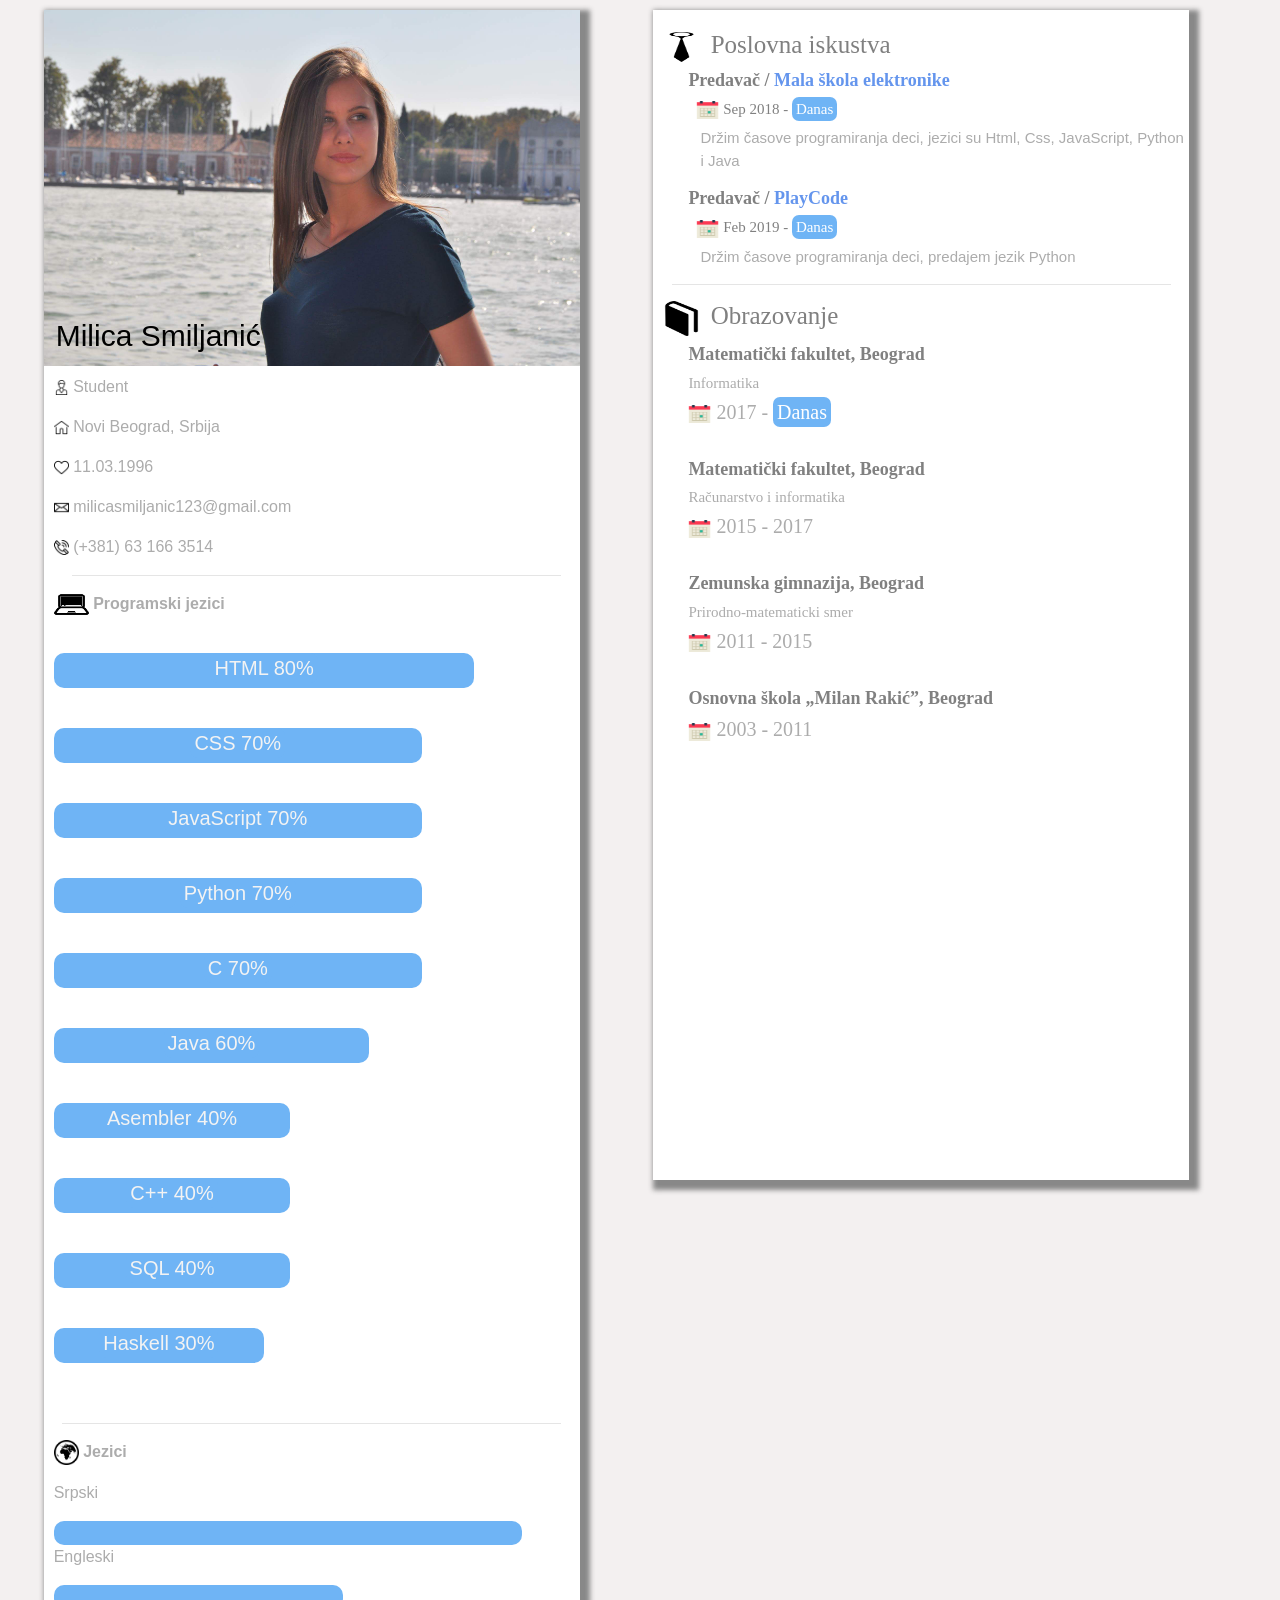
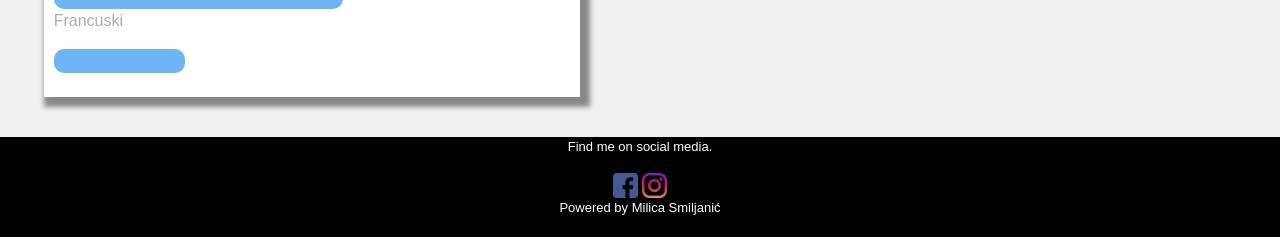
<file: index.html>
<!DOCTYPE html>
<html>

<head>
    <title> Moj CV </title>
    <meta charset="utf-8">
    <meta name="viewport" content="width=device-width, initial-scale=1">
    <link rel="stylesheet" href="https://stackpath.bootstrapcdn.com/bootstrap/4.3.1/css/bootstrap.min.css"
        integrity="sha384-ggOyR0iXCbMQv3Xipma34MD+dH/1fQ784/j6cY/iJTQUOhcWr7x9JvoRxT2MZw1T" crossorigin="anonymous">

    <link rel="stylesheet" href="izgled.css">

</head>

<body>
    <div class="row" id="glavni_div">
        <div class="row" id="leva_i_desna_strana">
            <!--leva strana-->
            <div class="column" id="leva_strana">

                <!--slika sa imenom-->
                <div id="slika_sa_imenom" class="">
                    <div class="container">
                        <img src="slika.jpeg" id="moja_slika" alt="Snow" style="width:100%;">
                        <div class="bottom-left">Milica Smiljanić</div>
                    </div>
                </div>
                <div class="" id="osnovne_informacije">
                    <p class="zanimanje"><img src="user.png" width="15px" height="15px;">   Student</p>
                    <p class="mesto"><img src="home.png" width="15px" height="15px;">   Novi Beograd, Srbija</p>
                    <p class="datum_rodjenja"><img src="heart.png" width="15px" height="15px;">   11.03.1996</p>
                    <p class="email"><img src="email.png" width="15px" height="15px;">   milicasmiljanic123@gmail.com</p>
                    <p class="broj_telefona"> <img src="call.png" width="15px" height="15px;">   (+381) 63 166 3514</p>
                    <hr style="color:hsla(33, 33%, 95%, 0.281); width:93%;">
                </div>

                <!--Programski jezici-->
                <div class="" id="programski_jezici">
                    <p class="programski_jezici"><img src="laptop.png" width="35px" height="25px;"><b> Programski
                            jezici</b></p>

                    <div class="p_jezik">
                        <div class="p_procenat" style="width:80%"> <span class="jezik_crno">HTML   80%</span></div>
                    </div>

                  
                    <div class="p_jezik">
                        <div class="p_procenat" style="width:70%">  <span class="jezik_crno">CSS   70%</span></div>
                    </div>

                   
                    <div class="p_jezik">
                        <div class="p_procenat" style="width:70%"><span class="jezik_crno">JavaScript  70%</span></div>
                    </div>

                    
                    <div class="p_jezik">
                        <div class="p_procenat" style="width:70%"><span class="jezik_crno">Python   70%</span></div>
                    </div>

                    
                    <div class="p_jezik">
                        <div class="p_procenat" style="width:70%"><span class="jezik_crno">C 70%</span></div>
                    </div>

                
                    <div class="p_jezik">
                        <div class="p_procenat" style="width:60%"><span class="jezik_crno">Java   60%</span></div>
                    </div>

                    
                    <div class="p_jezik">
                        <div class="p_procenat" style="width:45%"><span class="jezik_crno">Asembler   40%</span></div>
                    </div>

                    
                    <div class="p_jezik">
                        <div class="p_procenat" style="width:45%"><span class="jezik_crno">C++   40%</span></div>
                    </div>

                   
                    <div class="p_jezik">
                        <div class="p_procenat" style="width:45%"><span class="jezik_crno">SQL   40%</span></div>
                    </div>

                    <div class="p_jezik">
                        <div class="p_procenat" style="width:40%"><span class="jezik_crno">Haskell   30%</span></div>
                    </div>
                </div>

                <br>
                <!-- <hr style="color:grey"> -->
                <hr style="color:hsla(33, 33%, 95%, 0.281); width:93%;">

                <!--Jezici-->
                <div class="clearfix" id="jezici">
                    <p class="jezici"><img src="globe.png" width="25px" height="25px;"><b> Jezici</b></p>
                    <p>Srpski</p>
                    <div class="j_jezik">
                        <div class="j_procenat" style="height:24px;width:89%"></div>
                    </div>

                    <p>Engleski</p>
                    <div class="j_jezik">
                        <div class="j_procenat" style="height:24px;width:55%"></div>
                    </div>

                    <p>Francuski</p>
                    <div class="j_jezik">
                        <div class="j_procenat" style="height:24px;width:25%"></div>
                    </div>
                </div>
                <br>

                <!--zatvaranje leve strane-->
            </div>




            <!--desna strana-->
            <div class="column" id="desna_strana">

                <div class="" id="poslovna_iskustva">
                    <h2 class="naslov_desno"> <img src="tie.png" width="45px" height="30px;"> Poslovna iskustva</h2>

                    <div class="posao">
                        <h5 class="naslov_posla"><b>Predavač / <a href="http://www.malaskolaelektronike.com/"
                                    style="text-decoration: none; color:cornflowerblue"> Mala škola elektronike </a></b>
                        </h5>
                        <h5 class="vreme_rada"> <img src="calendar.png" width="23px" height="18px;"> Sep 2018 - <span>
                                Danas </span></span></h5>
                        <p class="opis_posla">Držim časove programiranja deci, jezici su Html, Css, JavaScript, Python i Java
                        </p>

                    </div>

                    <div class="posao">
                        <h5 class="naslov_posla"><b>Predavač / <a href="http://playcode.rs/"
                                    style="text-decoration: none; color:cornflowerblue"> PlayCode</a></b></h5>
                        <h5 class="vreme_rada"> <img src="calendar.png" width="23px" height="18px;"> Feb 2019 - <span>
                                Danas </span></span></h5>
                        <p class="opis_posla">Držim časove programiranja deci, predajem jezik Python </p>

                    </div>

                    <hr style="color:hsla(33, 33%, 95%, 0.281); width:93%;">
                    <!--zatvaranje posla-->
                </div>

                <!--obrazovanje-->
                <div class="" id="obrazovanje">
                    <h2 class="naslov_desno"> <img src="book.png" width="45px" height="35px;"> Obrazovanje</h2>
                    <div class="obrazovanje1">
                        <h5 class="fakultet"><b>Matematički fakultet, Beograd</b></h5>
                        <h5 class="smer">Informatika</h5>
                        <h5> <img src="calendar.png" width="23px" height="18px;"> 2017 - <span>Danas</span></h5>
                        <br>
                    </div>

                    <div class="obrazovanje1">
                        <h5 class="fakultet"><b>Matematički fakultet, Beograd</b></h5>
                        <h5 class="smer">Računarstvo i informatika</h5>
                        <h5><img src="calendar.png" width="23px" height="18px;"> 2015 - 2017</h5>
                        <br>
                    </div>

                    <div class="obrazovanje1">
                        <h5 class="fakultet"><b>Zemunska gimnazija, Beograd</b></h5>
                        <h5 class="smer">Prirodno-matematicki smer</h5>
                        <h5> <img src="calendar.png" width="23px" height="18px;"> 2011 - 2015 </h5>
                        <br>
                    </div>

                    <div class="obrazovanje1">
                        <h5 class="fakultet"><b> Osnovna škola „Milan Rakić”, Beograd </b></h5>
                        <h5> <img src="calendar.png" width="23px" height="18px;"> 2003 - 2011 </h5>
                        <br>
                    </div>
                    <!--zatvaranje obrazovanja-->
                </div>

                <!-- zatvaranje desne strane-->
            </div>
            <!--zatvaranje leve i desne strane-->
        </div>

        <div class="" id="footer">
            <p>Find me on social media.</p>

            <a href="https://www.facebook.com/milica.smiljanic.98">
                <img src="facebook.png" width="25px" height="25px;"> </a>
            <a href="https://www.instagram.com/micacica96/">
                <img src="instagram.png" width="25px" height="25px;"> </a>

            <br>
            <p>Powered by Milica Smiljanić</p>
        </div>

        <!--zavrsava se glavni div-->
    </div>




    <script src="https://ajax.googleapis.com/ajax/libs/jquery/3.3.1/jquery.min.js"></script>
    <script src="https://cdnjs.cloudflare.com/ajax/libs/popper.js/1.14.7/umd/popper.min.js"></script>
    <script src="https://maxcdn.bootstrapcdn.com/bootstrap/4.3.1/js/bootstrap.min.js"></script>
</body>

</html>
</file>
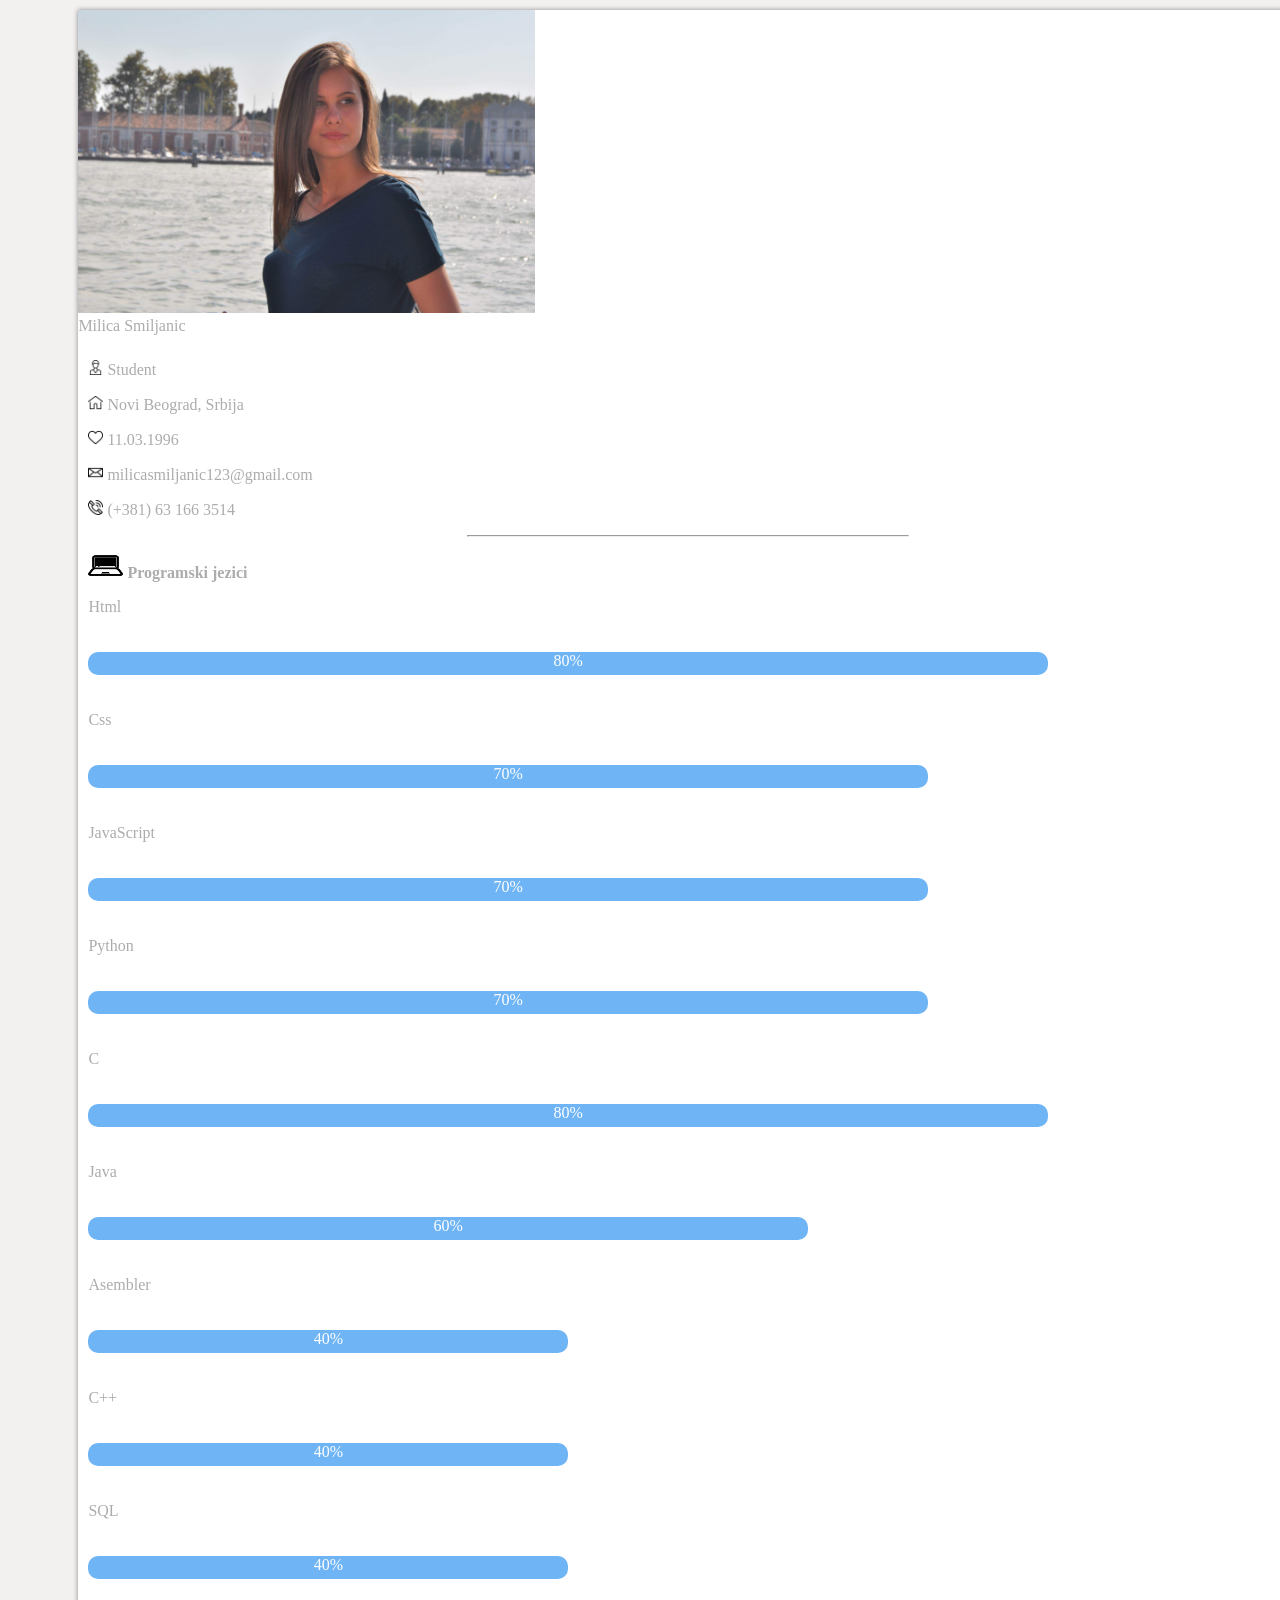
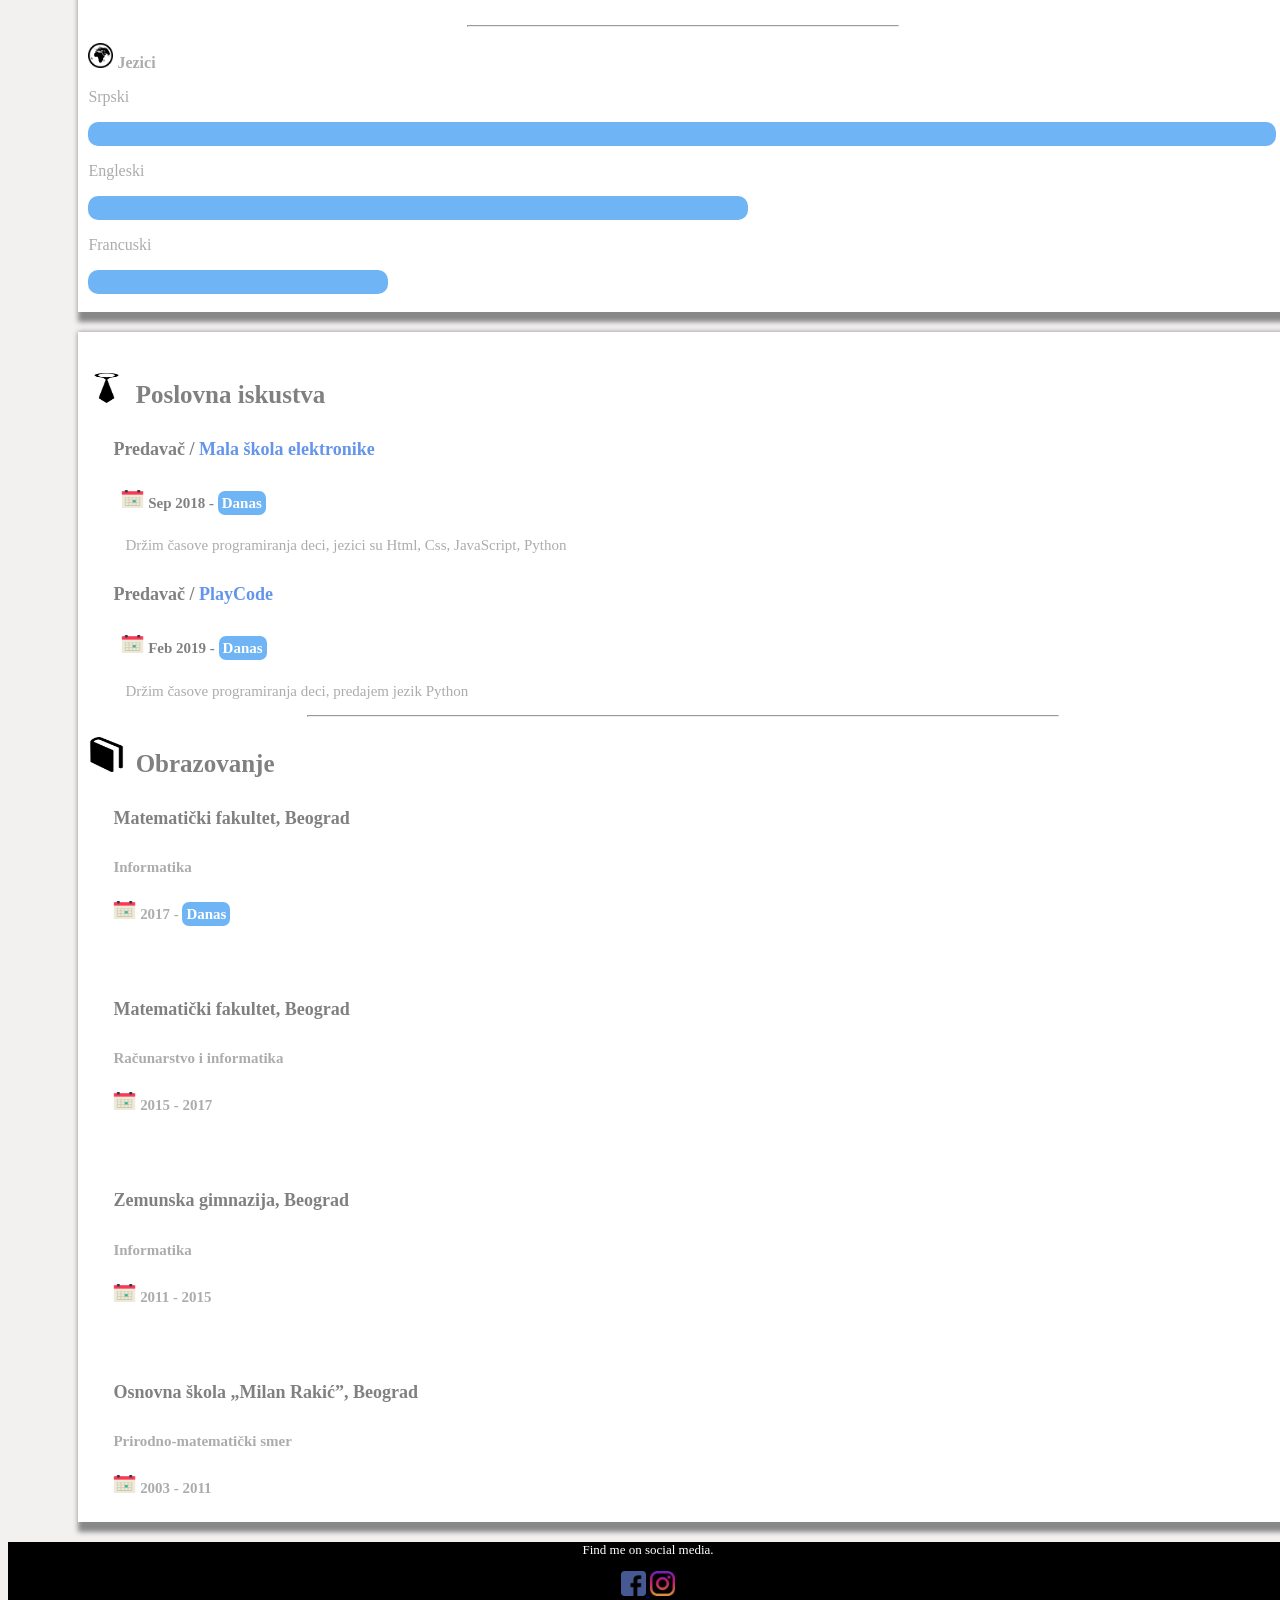
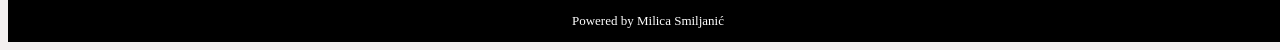
<file: boot.html>
<!DOCTYPE html>
<html>
    <head>
        <title> Moj CV </title>
        <meta charset="utf-8">
        <meta name="viewport" content="width=device-width, initial-scale=1">

        <script src="https://ajax.googleapis.com/ajax/libs/jquery/3.3.1/jquery.min.js"></script>
        <script src="https://cdnjs.cloudflare.com/ajax/libs/popper.js/1.14.7/umd/popper.min.js"></script>
        <script src="https://maxcdn.bootstrapcdn.com/bootstrap/4.3.1/js/bootstrap.min.js"></script>

        <link rel="stylesheet" href="izgled.css">

    </head>

    <body>
        <div class="container-fluid" id="glavni_div">
             <div class="row" id="leva_i_desna_strana">
            <!--leva strana-->   
            <div class="col" id="leva_strana">
        
            <!--slika sa imenom-->
            <div id="slika_sa_imenom" class="row">
                    <img src="slika.jpeg" style="width: 457px" alt="Moja slika">
                    <div class="ime">Milica Smiljanic</div> 
            </div>



            <div class="row" id="osnovne_informacije" >
                    <p class="zanimanje"><img src="user.png" width="15px" height="15px;"> Student</p>
                    <p class="mesto"><img src="home.png" width="15px" height="15px;"> Novi Beograd, Srbija</p>
                    <p class="datum_rodjenja"><img src="heart.png" width="15px" height="15px;"> 11.03.1996</p>
                    <p class="email"><img src="email.png" width="15px" height="15px;"> milicasmiljanic123@gmail.com</p>
                    <p class="broj_telefona"> <img src="call.png" width="15px" height="15px;"> (+381) 63 166 3514</p>
                   <hr style="color:rgba(247, 243, 238, 0.979); width:440px;">
                </div>

         <!--Programski jezici-->
         <div class="row" id="programski_jezici">
                <p class="programski_jezici"><img src="laptop.png" width="35px" height="25px;"><b> Programski jezici</b></p>
    
                <p>Html</p>
                <div class="p_jezik">
                  <div class="p_procenat" style="width:80%">80%</div>
                </div>
    
                <p>Css</p>
                <div class="p_jezik">
                  <div class="p_procenat" style="width:70%">70%</div>
                </div>
    
                <p>JavaScript</p>
                <div class="p_jezik">
                  <div class="p_procenat" style="width:70%">70%</div>
                </div>
    
                <p>Python</p>
                <div class="p_jezik">
                  <div class="p_procenat" style="width:70%">70%</div>
                </div>
    
                <p>C</p>
                <div class="p_jezik">
                  <div class="p_procenat" style="width:80%">80%</div>
                </div>
    
                <p>Java</p>
                <div class="p_jezik">
                  <div class="p_procenat" style="width:60%">60%</div>
                </div>
    
                <p>Asembler</p>
                <div class="p_jezik">
                  <div class="p_procenat" style="width:40%">40%</div>
                </div>
    
                <p>C++</p>
                <div class="p_jezik">
                  <div class="p_procenat" style="width:40%">40%</div>
                </div>
    
                <p>SQL</p>
                <div class="p_jezik">
                  <div class="p_procenat" style="width:40%">40%</div>
                </div>
              </div>
    
                <br>
               <!-- <hr style="color:grey"> -->
               <hr style="color:rgba(247, 243, 238, 0.979); width:430px; padding-left:0px;">
         
                <!--Jezici-->
            <div class="row" id="jezici">
                    <p class="jezici"><img src="globe.png" width="25px" height="25px;"><b> Jezici</b></p>
                    <p>Srpski</p>
                    <div class="j_jezik">
                     <div class="j_procenat" style="height:24px;width:99%"></div>
                    </div>
        
                    <p>Engleski</p>
                    <div class="j_jezik">
                     <div class="j_procenat" style="height:24px;width:55%"></div>
                    </div>
        
                    <p>Francuski</p>
                    <div class="j_jezik">
                     <div class="j_procenat" style="height:24px;width:25%"></div>
                    </div>
                   </div> 
                    <br>

    <!--zatvaranje leve strane-->
    </div>        




    <!--desna strana-->
        <div class="col" id="desna_strana">

            <div class="row" id="poslovna_iskustva">
                <h2 class="naslov_desno"> <img src="tie.png" width="45px" height="30px;"> Poslovna iskustva</h2>
                 
                <div class="posao">
                     <h5 class="naslov_posla"><b>Predavač / <a href="http://www.malaskolaelektronike.com/" style="text-decoration: none; color:cornflowerblue"> Mala škola elektronike </a></b></h5>
                     <h5 class="vreme_rada">   <img src="calendar.png" width="23px" height="18px;"> Sep 2018 - <span> Danas </span></span></h5>
                     <p class="opis_posla">Držim časove programiranja deci, jezici su Html, Css, JavaScript, Python </p>
                    
                </div>
 
                <div class="posao">
                 <h5 class="naslov_posla"><b>Predavač / <a href="http://playcode.rs/" style="text-decoration: none; color:cornflowerblue"> PlayCode</a></b></h5>
                 <h5 class="vreme_rada">   <img src="calendar.png" width="23px" height="18px;"> Feb 2019 - <span> Danas </span></span></h5>
                 <p class="opis_posla">Držim časove programiranja deci, predajem jezik Python </p>
                
            </div>
 
      
                <hr style="color:peachpuf; width:750px;">
             <!--zatvaranje posla-->
             </div>


              <!--obrazovanje-->
            <div class="row" id="obrazovanje">
                <h2 class="naslov_desno"> <img src="book.png" width="45px" height="35px;"> Obrazovanje</h2>
                <div class="obrazovanje1">
                        <h5 class="fakultet"><b>Matematički fakultet, Beograd</b></h5>
                        <h5 class="smer">Informatika</h5>
                        <h5> <img src="calendar.png" width="23px" height="18px;"> 2017 - <span>Danas</span></h5>                    
                        <br>
                    </div>
                
                <div class="obrazovanje1">
                    <h5 class="fakultet"><b>Matematički fakultet, Beograd</b></h5>
                    <h5 class="smer">Računarstvo i informatika</h5>
                    <h5><img src="calendar.png" width="23px" height="18px;"> 2015 - 2017</h5>
                    <br>
                </div>
                
                <div class="obrazovanje1">
                        <h5 class="fakultet"><b>Zemunska gimnazija, Beograd</b></h5>
                        <h5 class="smer">Informatika</h5>
                        <h5> <img src="calendar.png" width="23px" height="18px;"> 2011 - 2015 </h5>                    
                        <br>
                    </div>


                <div class="obrazovanje1">
                      <h5 class="fakultet"><b> Osnovna škola „Milan Rakić”, Beograd </b></h5>
                      <h5 class="smer">Prirodno-matematički smer</h5>
                      <h5> <img src="calendar.png" width="23px" height="18px;"> 2003 - 2011 </h5>                    
                      <br>
                  </div>
             <!--zatvaranje obrazovanja-->
            </div>


    <!-- zatvaranje desne strane-->
        </div>
        <!--zatvaranje leve i desne strane-->
             </div>
           
        <div class="row" id="footer">
            <p>Find me on social media.</p>
            
            <a href="https://www.facebook.com/milica.smiljanic.98">
            <img src="facebook.png" width="25px" height="25px;"> </a>
            <a href="https://www.instagram.com/micacica96/">
            <img src="instagram.png" width="25px" height="25px;"> </a>
            
            <br>
            <p>Powered by Milica Smiljanić</p>
    </div>



        <!--zavrsava se glavni div-->
        </div>
    </body>
</html>
</file>
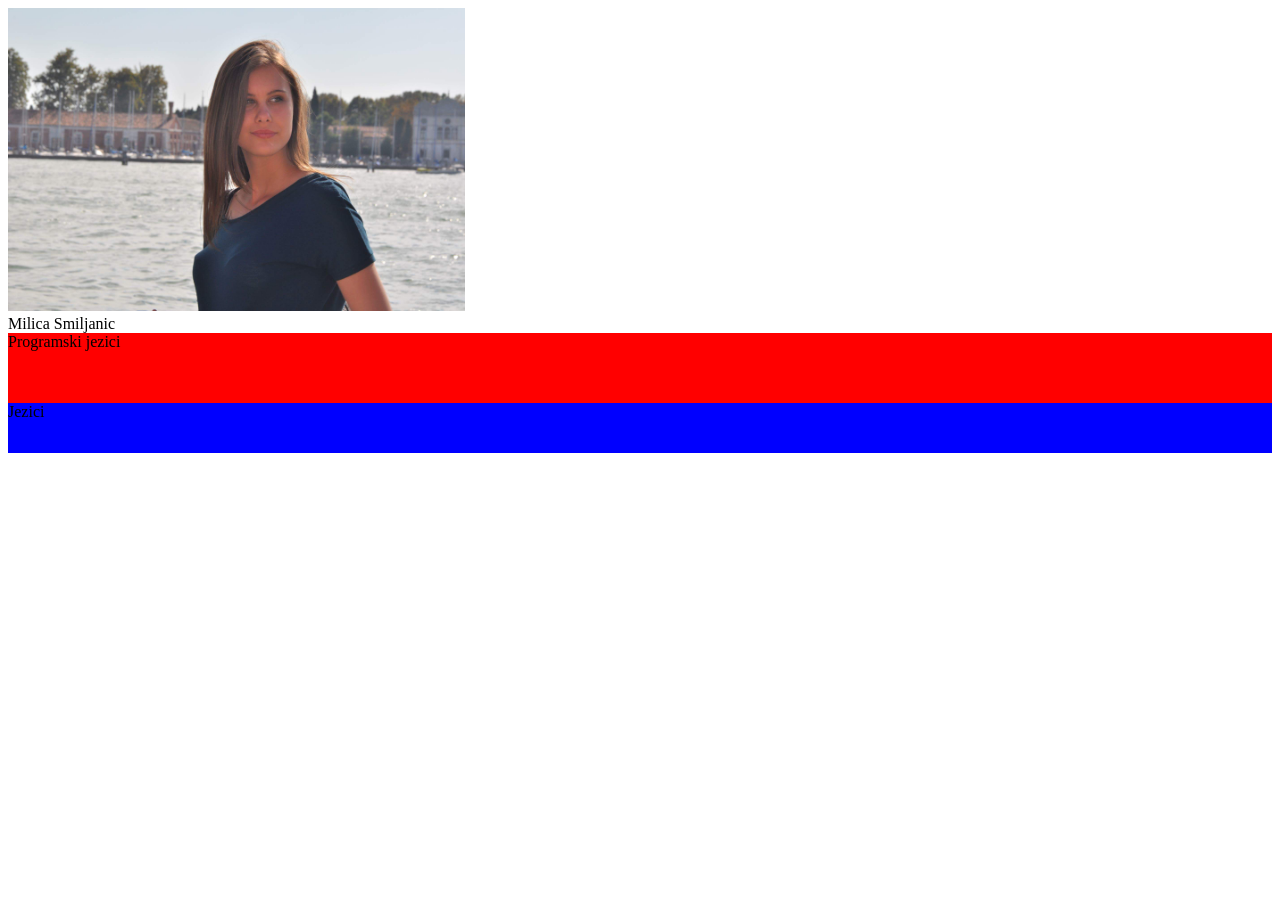
<file: CV_boot.html>
<!DOCTYPE html>
<html>
    <head>
        <title> Moj CV </title>
        <meta charset="utf-8">
        <meta name="viewport" content="width=device-width, initial-scale=1">

        <script src="https://ajax.googleapis.com/ajax/libs/jquery/3.3.1/jquery.min.js"></script>
        <script src="https://cdnjs.cloudflare.com/ajax/libs/popper.js/1.14.7/umd/popper.min.js"></script>
        <script src="https://maxcdn.bootstrapcdn.com/bootstrap/4.3.1/js/bootstrap.min.js"></script>

    </head>

    <body>
        <div class="container-fluid">
        
    <!--leva strana-->   
    <div class="col">
        
        <!--slika sa imenom-->
            <div class="slika_sa_imenom">
                    <img src="slika.jpeg" style="width: 457px" alt="Moja slika">
                    <div class="ime">Milica Smiljanic</div> 
            </div>
        <div class="row" style="background-color:red; height:70px;"> Programski jezici </div>
        <div class="row" style="background-color:blue; height:50px"> Jezici </div>
         

    <!--zatvaranje leve strane-->
    </div>        




    <!--desna strana-->
        <div class="row">

    <!-- zatvaranje desne strane-->
        </div>
           




        <!--zavrsava se glavni div-->
        </div>
    </body>
</html>
</file>
<file: izgled.css>
body{
    background-color: #f3f0f0;
    margin-top:10px;
    width: 100%;
 }
 
 
 #leva_strana{
    text-align: left;
    color:rgb(172, 172, 172);
    min-height: 100vh;
    background-color: white;
    box-shadow: 5px 5px 5px 5px #888888;
    margin-bottom: 20px;
 }
 
 .container {
    position: relative;
    padding:0;
    text-align: center;
    color: black;
  }
  
  /* Bottom left text */
  .bottom-left {
    position: absolute;
    bottom: 8px;
    left: 9px;
    font-size: 30px;
    padding-left:3px;
  }
 
 #moja_slika{
    display: block;
    margin: 0;
  
    width: 100vw;
 }
 
 
 
 
 
 #osnovne_informacije{
    padding-left:10px;
    padding-top:9px;
 }
 
 
 
 #programski_jezici{
    padding-left: 10px;
 }
 
 #programski_jezici .p_jezik{
    padding-top:20px;
    padding-bottom:20px;
 }
 
 .jezik_crno{
    color:rgb(243, 243, 243);
    font-size:20px;
 
 
 }
 
 
 #jezici{
    padding-left: 10px;
    display: block;
    position: relative;
 }
 
 div.p_procenat{
    background-color: rgb(111, 180, 245);
    text-align: center;
    border-radius:10px;      
    color:white;  
    display: block; 
    padding-bottom:5px;   
 }
 
 div.j_procenat{
    background-color: rgb(111, 180, 245);
    text-align: center; 
    border-radius:10px;
    color:white;
      
 }
 
 
 
 
 #desna_strana{
    text-align: left;
    color:rgb(172, 172, 172);
  
    background-color: white;
    box-shadow: 5px 5px 5px 5px #888888;
    margin-bottom: 20px;
    padding-top:20px;
 }
 
 #poslovna_iskustva{
    top:15px;
 }
 
 
 div.posao{
    padding-left: 35px;
 }
 .naslov_desno{
    color:grey;
    font-size: 25px;
    font-family: "Palatino Linotype";
    padding-left:6px;
 }
 
 
 .naslov_posla{
    color:grey;
    font-size: 18px;
    font-family: "Palatino Linotype";
 }
 
 
 .vreme_rada{
    color:grey;
    font-size: 15px;
    font-family: "Palatino Linotype";
    padding-left:8px;
 }
 
 span{
    background-color: rgb(111, 180, 245);
    border-radius: 7px;
    color:white;
    padding: 4px;
              
 }
 
 .opis_posla{
    padding-left:12px;
    font-size:15px;
 }
 .obrazovanje1{
    padding-left: 35px;
    font-size:18px;
    
    font-family: "Palatino Linotype";
 
 }
 
 .fakultet{
    font-size:18px;
    color:grey;
    font-family: "Palatino Linotype";
 }
 
 .smer{
    font-size:15px;
 }
 
 #footer{
    clear:both;
    height:100px;
    background:black;
    color:white;
    font-size:13px;
    text-align:center;
    margin-top:20px; 
    width:100%;
    
    
 }
 
 
 .column{
    float: left;
    width: 40%;

 }
 
 
 @media  (max-width: 320px) {
   #leva_strana{
      margin-right: 0 !important;
      margin-left:8.5% !important;
  }
   
  #desna_strana{
      margin-left: 8.5%;
      height:110vh;
      margin-right: 0 !important;
  }
   
  .column{
      width: 40%;
  }
   
  .bottom-left {
      font-size: 17px;
      padding-left:0 !important;
      left: 7px;

  }
   
  .jezik_crno{
      font-size:15px;
      padding:3px;
  }
      
} 

/* Extra small devices (phones, 600px and down) */

@media (min-width: 320px) and (max-width: 600px) {
    
    #leva_strana{
        margin-right: 0 !important;
        margin-left:8.5% !important;
    }
     
    #desna_strana{
        margin-left: 8.5%;
        height:130vh;
        margin-right: 0 !important;
    }
     
    .column{
        width: 79%;
    }
     
    .bottom-left {
        font-size: 18px;
        padding-left:0 !important;
        left: 7px;
  
    }
     
    .jezik_crno{
        font-size:15px;
        padding:3px;
    }
        
  }
  
  /* Small devices (portrait tablets and large phones, 600px and up) */
  @media (min-width: 600px) and (max-width: 768px) {
    #desna_strana{
        margin-left: 8.5%;
        height:110vh; 
        margin-right:0;
    }

    #leva_strana{
        margin-right: 0 !important;
        margin-left:8.5% !important;
    }  
    .bottom-left {
        font-size: 27px;
        left:9px;
  
    }
}
  
  
  /* Medium devices (landscape tablets, 768px and up) */
@media (min-width: 768px) and (max-width: 992px) {
    #desna_strana{
        height:100vh;
        margin-right:0;
        margin-left:2.5% !important;
   }

   #leva_strana{
        margin-right: 0 !important;
        margin-left:5.5% !important;

    }

    .bottom-left {
        font-size: 16px;
    }
}
  
  /* Large devices (laptops/desktops, 992px and up) */
  @media (min-width: 992px) and (max-width: 1200px) {
    #desna_strana{
        height:70vh;
        margin-right:0;
        margin-left:2.5% !important;
    }

    #leva_strana{
        margin-right: 0 !important;
        margin-left:5.5% !important;

    }

    .bottom-left {
        font-size: 23px;
    }
}  
   
  
  
  /* Extra large devices (large laptops and desktops, 1200px and up) */
  @media (min-width: 1200px) {  
    #desna_strana{
        height:130vh;
        margin-right:0;
        margin-left:5.5% !important;
    }
    #leva_strana{
        margin-left:5.5% !important;
        margin-right: 0 !important;
    }

    .bottom-left {
        font-size: 30px;
    }
  }
</file>
